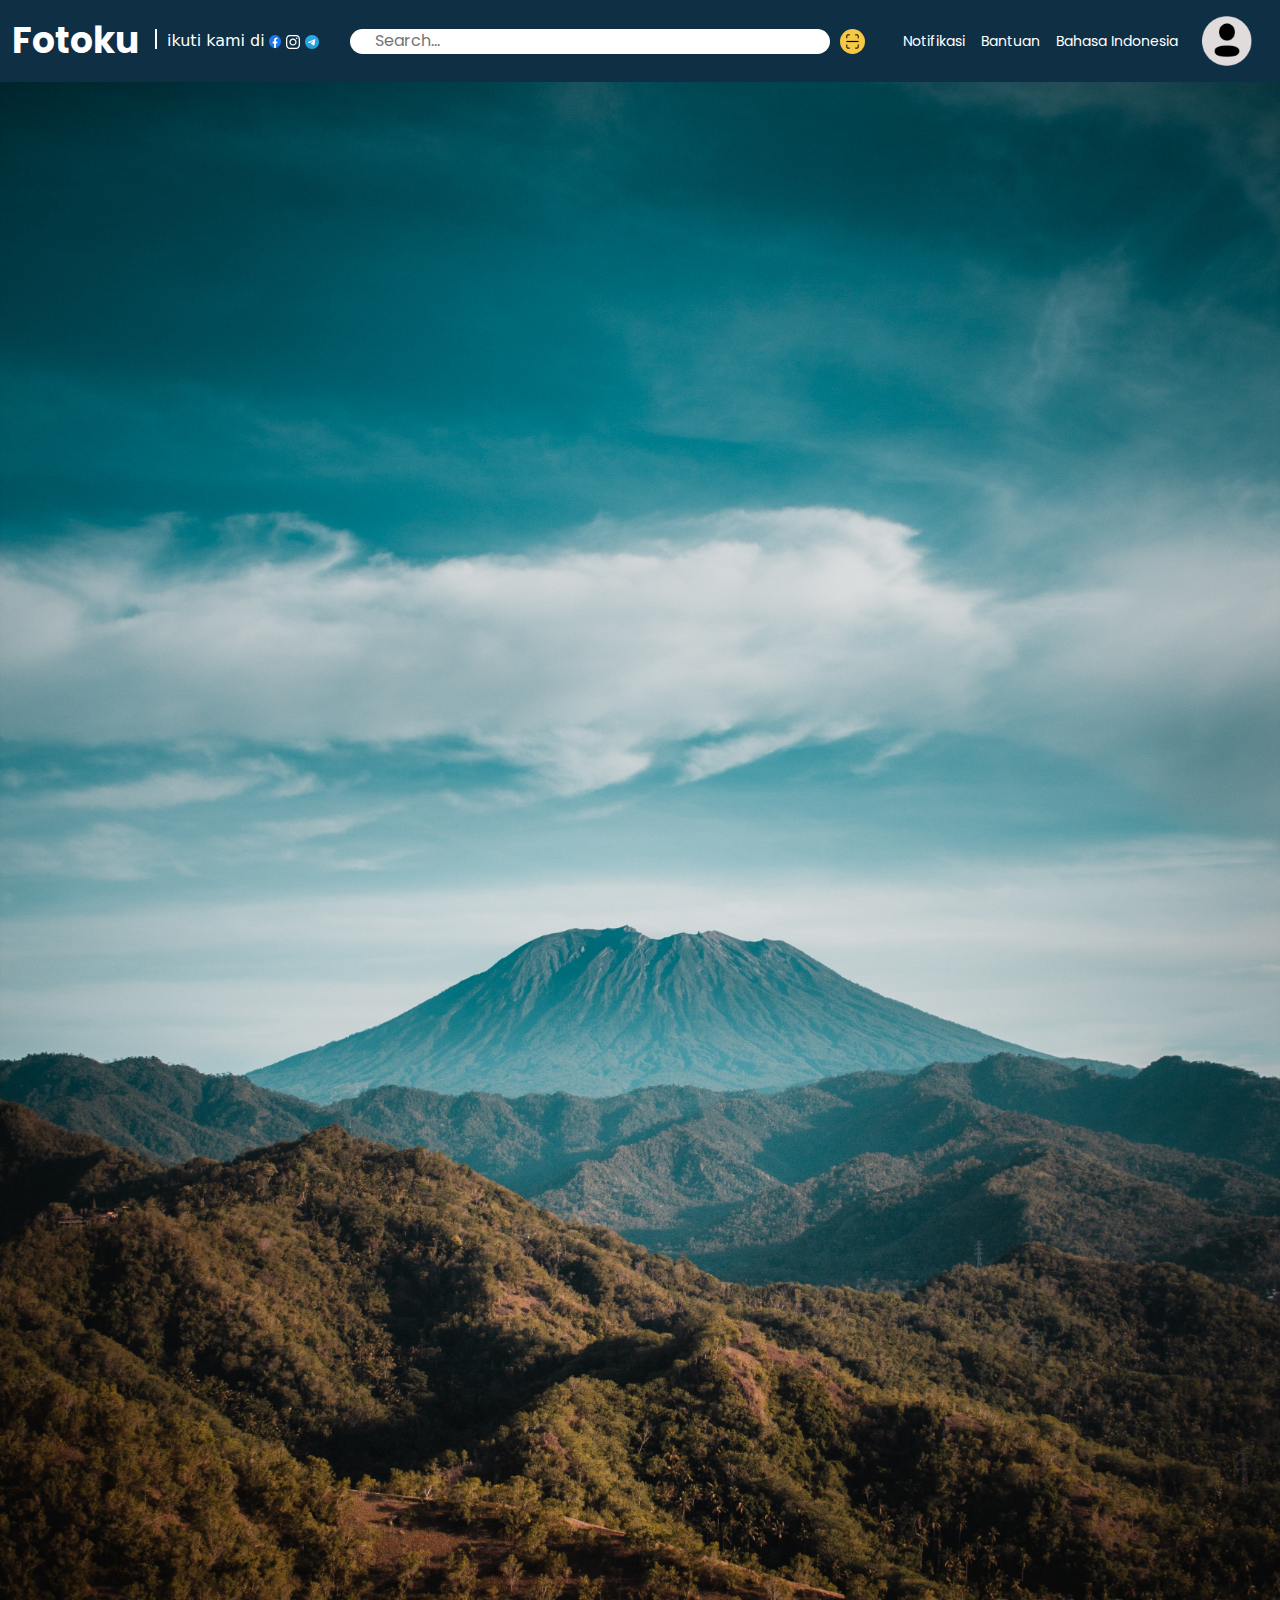
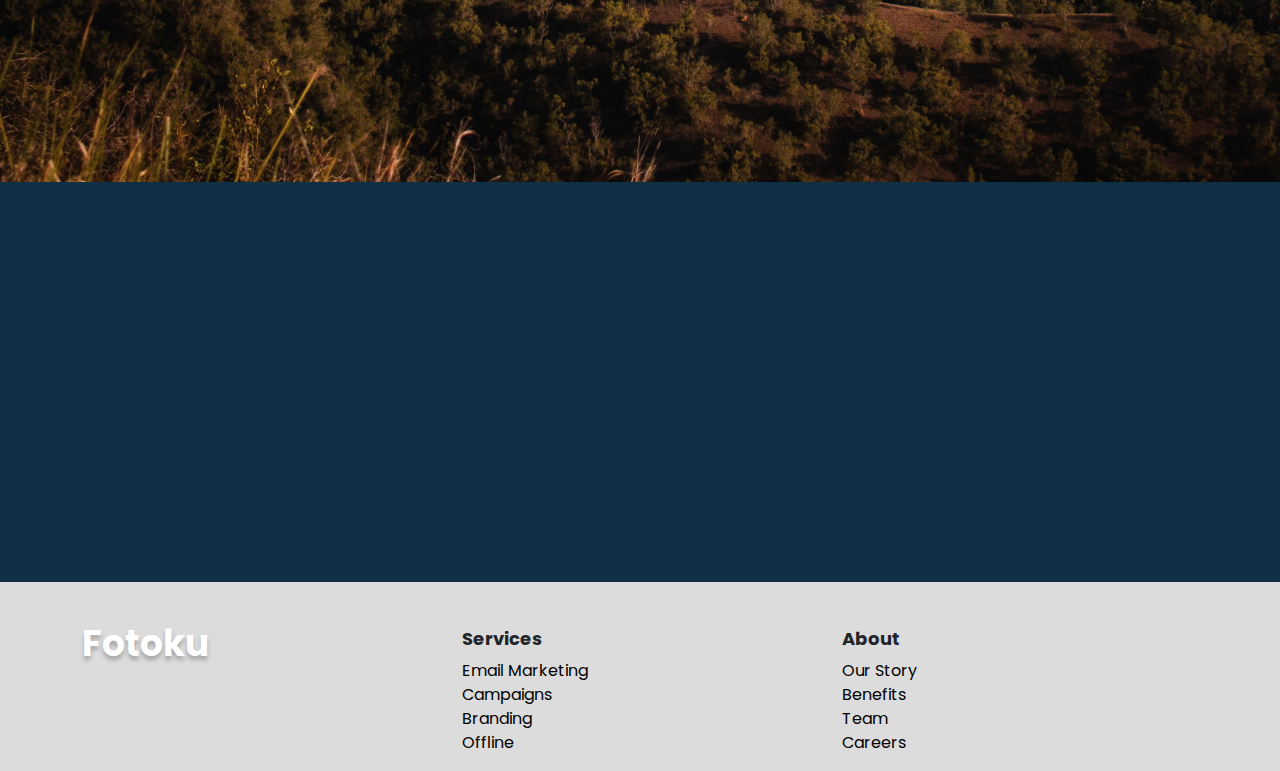
<file: index.html>
<!DOCTYPE html>
<html lang="en">

<head>
    <meta charset="UTF-8">
    <meta http-equiv="X-UA-Compatible" content="IE=edge">
    <meta name="viewport" content="width=device-width, initial-scale=1.0">
    <title>Fotoku - Home</title>
    <link rel="stylesheet" href="libraries/bootstrap/css/bootstrap.css">
    <link rel="stylesheet" href="https://pro.fontawesome.com/releases/v5.10.0/css/all.css"
        integrity="sha384-AYmEC3Yw5cVb3ZcuHtOA93w35dYTsvhLPVnYs9eStHfGJvOvKxVfELGroGkvsg+p" crossorigin="anonymous" />
    <link rel="preconnect" href="https://fonts.googleapis.com">
    <link rel="preconnect" href="https://fonts.gstatic.com" crossorigin>
    <link
        href="https://fonts.googleapis.com/css2?family=Poppins:ital,wght@0,100;0,200;0,300;0,400;0,500;0,600;0,700;0,800;0,900;1,100;1,200;1,300;1,400;1,500;1,600;1,700;1,800;1,900&display=swap"
        rel="stylesheet">

    <link rel="stylesheet" href="https://cdnjs.cloudflare.com/ajax/libs/animate.css/4.1.1/animate.min.css" />

    <!-- data aos -->
    <!-- <link href="https://unpkg.com/aos@2.3.1/dist/aos.css" rel="stylesheet"> -->
    <link rel="stylesheet" href="aos/dist/aos.css">
    <link rel="stylesheet" href="style/main.css">
</head>

<body>

    <!-- navbar -->
    <nav class="navbar navbar-expand-lg navbar-dark">
        <div class="container-fluid">
            <a class="navbar-brand brand" href="#">Fotoku</a>
            <button class="navbar-toggler" type="button" data-bs-toggle="collapse"
                data-bs-target="#navbarSupportedContent" aria-controls="navbarSupportedContent" aria-expanded="false"
                aria-label="Toggle navigation">
                <span class="navbar-toggler-icon"></span>
            </button>
            <div class="collapse navbar-collapse" id="navbarSupportedContent">
                <ul class="navbar-nav me-auto mb-2 mb-lg-0">
                    <div class="vr">
                        <span>ikuti kami di</span>
                    </div>
                    <div class="section-socmed">
                        <a href="">
                            <img src="images/facebook.svg" alt="">
                        </a>
                        <a href="">
                            <img src="images/Instagram.svg" alt="">
                        </a>
                        <a href="">
                            <img src="images/telegram.svg" alt="">
                        </a>
                    </div>
                </ul>
                <div class="app-search d-flex  mobile-search">
                    <form onsubmit="event.preventDefault();" role="search">
                        <input id="search" type="search" placeholder="Search..." autofocus required />
                        <button class="btn-search" type="submit">Go</button>
                    </form>
                    <button class="btn btn-scan" type="submit">
                        <img src="images/scan.svg" alt="">
                    </button>
                </div>
                <ul class="navbar-nav ms-auto mb-2 mb-lg-0">
                    <li class="nav-item">
                        <a class="nav-link " href="#"><i class="fal fa-bell"></i>
                            Notifikasi
                        </a>
                    </li>
                    <li class="nav-item">
                        <a class="nav-link " href="#"><i class="fal fa-question-circle"></i>
                            Bantuan
                        </a>
                    </li>
                    <li class="nav-item">
                        <a class="nav-link " href="#"><i class="fal fa-globe"></i>
                            Bahasa Indonesia
                        </a>
                    </li>

                </ul>

                <div class="nav-item nav-user rounded-circle">
                    <a class="nav-link" href="#">
                        <img src="images/user.png" alt="">
                    </a>
                </div>

            </div>
        </div>
    </nav>

    <section class="section-main">
        <div class="section-content">
            <div class="container">
                <div class="main-text text-center" data-aos="zoom-in-up" data-aos-duration="2000"">
                    LET’S SHOOT TOGETHER
                </div>
            </div>
        </div>
    </section>

    <section class="section-second-main">

    </section>

    <footer class="section-footer">
        <div class="container">
            <div class="row">
                <div class="col-lg-4">
                    <div class="section-brand">
                        Fotoku
                    </div>
                </div>
                <div class="col-lg-4">
                    <ul class="footer-item list-unstyled">
                        <h5>Services</h5>
                        <li class="footer-list"><a href="">Email Marketing</a></li>
                        <li class="footer-list"><a href="">Campaigns</a></li>
                        <li class="footer-list"><a href="">Branding</a></li>
                        <li class="footer-list"><a href="">Offline</a></li>
                    </ul>
                </div>
                <div class="col-lg-4">
                    <ul class="footer-item list-unstyled">
                        <h5>About</h5>
                        <li class="footer-list"><a href="">Our Story</a></li>
                        <li class="footer-list"><a href="">Benefits</a></li>
                        <li class="footer-list"><a href="">Team</a></li>
                        <li class="footer-list"><a href="">Careers</a></li>
                    </ul>
                </div>
                <div class="btn-to-top">
                    <button type="button" class="btn btn-floating btn-lg" id="btn-back-to-top">
                        <i class="fal fa-arrow-up"></i>
                    </button>
                </div>
            </div>
        </div>
    </footer>


    <script src="libraries/jquery-3.6.0.min.js"></script>
    <script src="script/btnToTopPage.js"></script>
    <script src="libraries/bootstrap/js/bootstrap.min.js"></script>
    <!-- <script src="https://unpkg.com/aos@2.3.1/dist/aos.js"></script> -->
    <script src="aos/dist/aos.js"></script>
    <script>
        AOS.init();
    </script>
</body>

</html>
</file>
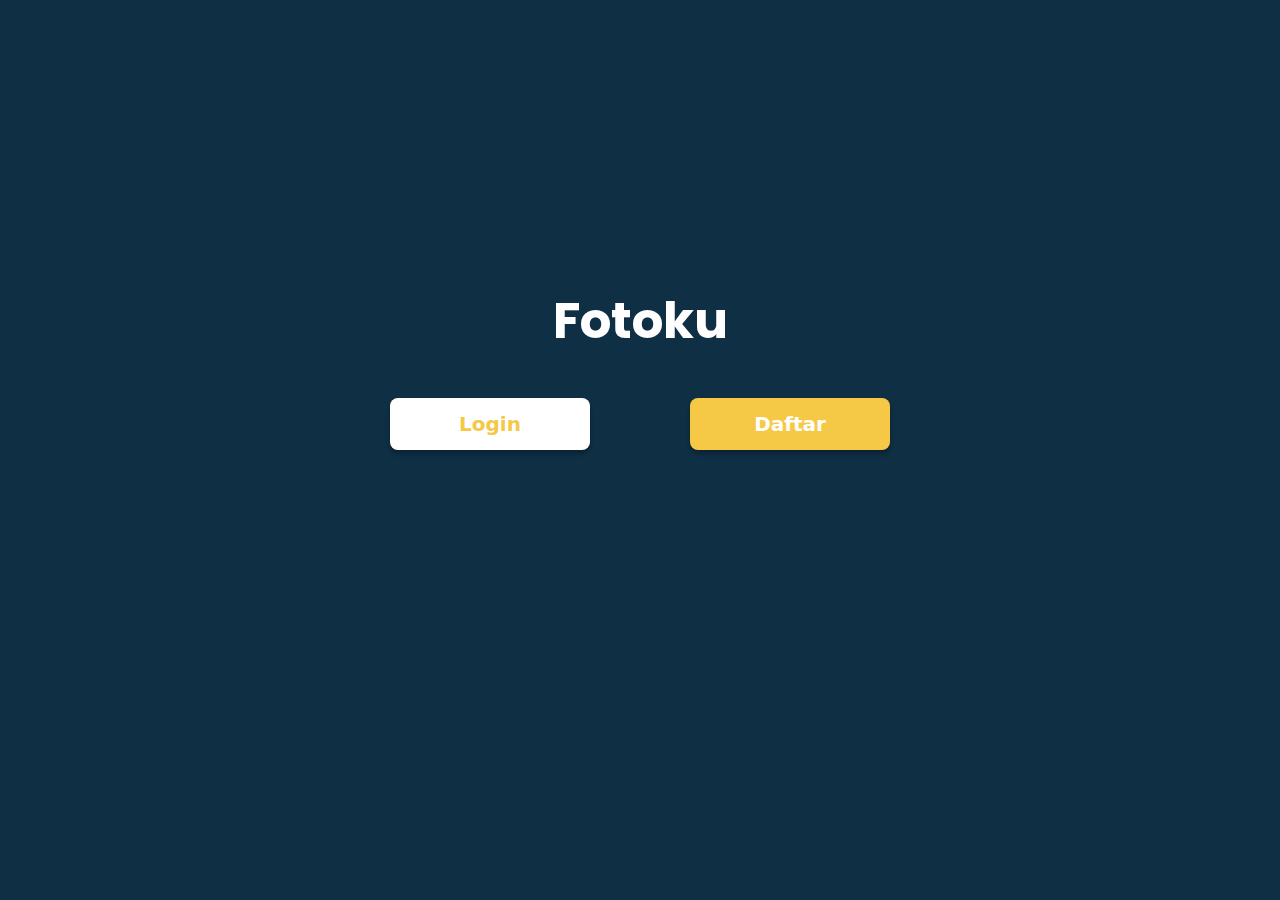
<file: auth.html>
<!DOCTYPE html>
<html lang="en">

<head>
    <meta charset="UTF-8" />
    <meta http-equiv="X-UA-Compatible" content="IE=edge" />
    <meta name="viewport" content="width=device-width, initial-scale=1.0" />
    <title>Fotoku - Home</title>
    <link rel="stylesheet" href="libraries/bootstrap/css/bootstrap.css" />
    <link rel="stylesheet" href="https://pro.fontawesome.com/releases/v5.10.0/css/all.css"
        integrity="sha384-AYmEC3Yw5cVb3ZcuHtOA93w35dYTsvhLPVnYs9eStHfGJvOvKxVfELGroGkvsg+p" crossorigin="anonymous" />
    <link rel="preconnect" href="https://fonts.googleapis.com" />
    <link rel="preconnect" href="https://fonts.gstatic.com" crossorigin />
    <link
        href="https://fonts.googleapis.com/css2?family=Poppins:ital,wght@0,100;0,200;0,300;0,400;0,500;0,600;0,700;0,800;0,900;1,100;1,200;1,300;1,400;1,500;1,600;1,700;1,800;1,900&display=swap"
        rel="stylesheet" />

    <link rel="stylesheet" href="https://cdnjs.cloudflare.com/ajax/libs/animate.css/4.1.1/animate.min.css" />

    <!-- data aos -->
    <link rel="stylesheet" href="aos/dist/aos.css" />
    <link rel="stylesheet" href="style/main.css" />
</head>

<body>
    <section class="section-roles">

        <div class="roles__inner text-center">
            <!-- <div class="img__roles">
                <img src="images/roles_user.svg" alt="">
            </div> -->
            <div class="brand text-center">Fotoku</div>

            <div class="btn__roles">
                <a class="btn btn__roles--first" href="">Login</a>
                <a class="btn btn__roles--second" href="">Daftar</a>
            </div>
        </div>
    </section>

    <script src="libraries/jquery-3.6.0.min.js"></script>
    <script src="libraries/bootstrap/js/bootstrap.min.js"></script>
</body>

</html>
</file>
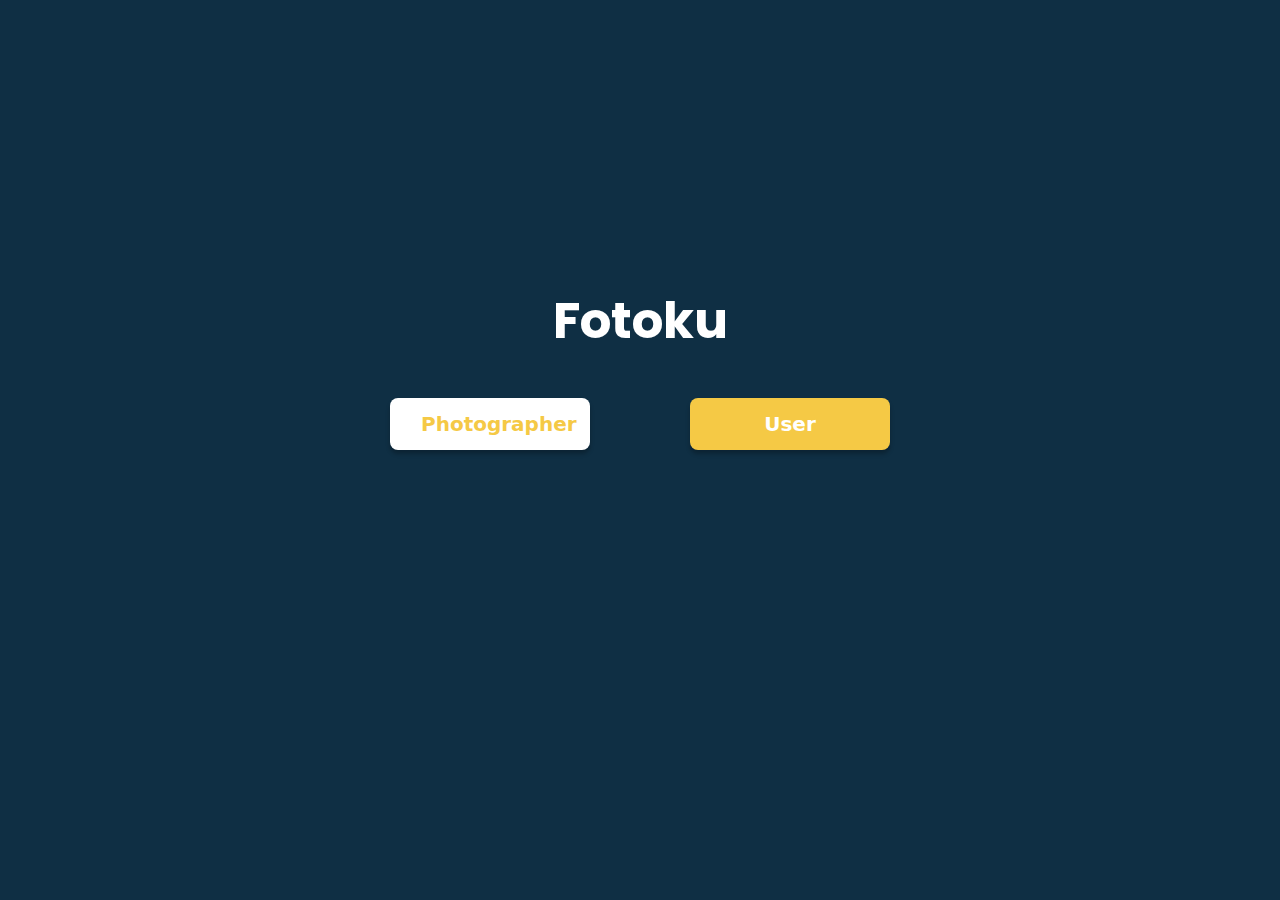
<file: roles.html>
<!DOCTYPE html>
<html lang="en">

<head>
    <meta charset="UTF-8" />
    <meta http-equiv="X-UA-Compatible" content="IE=edge" />
    <meta name="viewport" content="width=device-width, initial-scale=1.0" />
    <title>Fotoku - Home</title>
    <link rel="stylesheet" href="libraries/bootstrap/css/bootstrap.css" />
    <link rel="stylesheet" href="https://pro.fontawesome.com/releases/v5.10.0/css/all.css"
        integrity="sha384-AYmEC3Yw5cVb3ZcuHtOA93w35dYTsvhLPVnYs9eStHfGJvOvKxVfELGroGkvsg+p" crossorigin="anonymous" />
    <link rel="preconnect" href="https://fonts.googleapis.com" />
    <link rel="preconnect" href="https://fonts.gstatic.com" crossorigin />
    <link
        href="https://fonts.googleapis.com/css2?family=Poppins:ital,wght@0,100;0,200;0,300;0,400;0,500;0,600;0,700;0,800;0,900;1,100;1,200;1,300;1,400;1,500;1,600;1,700;1,800;1,900&display=swap"
        rel="stylesheet" />

    <link rel="stylesheet" href="https://cdnjs.cloudflare.com/ajax/libs/animate.css/4.1.1/animate.min.css" />

    <!-- data aos -->
    <link rel="stylesheet" href="aos/dist/aos.css" />
    <link rel="stylesheet" href="style/main.css" />
</head>

<body>
    <section class="section-roles">

        <div class="roles__inner text-center">
            <!-- <div class="img__roles">
                <img src="images/roles_user.svg" alt="">
            </div> -->
            <div class="brand text-center">Fotoku</div>

            <div class="btn__roles">
                <a class="btn btn__roles--first" href="">Photographer</a>
                <a class="btn btn__roles--second" href="">User</a>
            </div>
        </div>
    </section>

    <script src="libraries/jquery-3.6.0.min.js"></script>
    <script src="libraries/bootstrap/js/bootstrap.min.js"></script>
</body>

</html>
</file>
<file: style/main.css>
* {
  margin: 0;
}

body {
  background-color: #0F2F44;
}

.brand {
  font-family: 'Poppins', sans-serif;
  font-size: 36px;
  font-weight: 700;
  line-height: 54px;
  color: #fff;
}

.navbar {
  background-color: #0F2F44;
}

.navbar .navbar-brand {
  font-family: 'Poppins', sans-serif;
  font-size: 36px;
  font-weight: 700;
  line-height: 54px;
}

.navbar .navbar-nav .vr {
  border-left: 2px solid #fff;
  height: 20px;
}

.navbar .navbar-nav .vr span {
  color: #fff;
  margin-left: 10px;
}

.navbar .navbar-nav .section-socmed {
  padding-left: 4px;
}

.navbar .navbar-nav .section-socmed a {
  text-decoration: none;
}

.navbar .navbar-nav .section-socmed a:hover {
  text-decoration: none;
}

.navbar .navbar-nav .section-socmed a img {
  height: 14px;
}

.navbar .navbar-nav .section-socmed a img:hover {
  opacity: 0.7;
}

.navbar .navbar-nav .nav-item a.nav-link {
  font-family: 'Poppins', sans-serif;
  font-size: 14px;
  font-style: normal;
  font-weight: 400;
  line-height: 21px;
  color: #fff;
}

.navbar .navbar-nav .nav-item a:hover {
  opacity: 0.7;
}

.navbar .nav-user img {
  height: 50px;
}

.navbar .app-search form {
  position: relative;
  width: 30rem;
  background: #fff;
  border-radius: 24px;
}

.navbar .app-search input,
.navbar .app-search button {
  font-family: 'Poppins', sans-serif;
  border: 0;
}

.navbar .app-search input[type="search"] {
  outline: 0;
  width: 95%;
  background: var(--color-light);
  padding: 0 1.6rem;
  -webkit-appearance: none;
     -moz-appearance: none;
          appearance: none;
  -webkit-transition: all var(--dur) var(--bez);
  transition: all var(--dur) var(--bez);
  -webkit-transition-property: width, border-radius;
  transition-property: width, border-radius;
  z-index: 1;
  position: relative;
}

.navbar .app-search button.btn-search {
  display: none;
  position: absolute;
  height: 25px;
  top: 0;
  right: 0;
  width: 50px;
  border-radius: 24px;
  border: 1px solid #fff;
  background: #0F2F44;
  color: #fff;
  z-index: 10;
  padding: 0;
}

.navbar .app-search input:not(:placeholder-shown) {
  border-radius: 24px;
}

.navbar .app-search input:not(:placeholder-shown) + button {
  display: block;
}

.navbar .app-search .btn-scan {
  height: 25px;
  width: 25px;
  background-color: #F5C945;
  margin-left: 10px;
  border-radius: 34px;
}

.navbar .app-search .btn-scan:hover {
  opacity: 0.7;
}

.navbar .app-search .btn-scan img {
  height: 15px;
  position: absolute;
  -webkit-transform: translate(-6px, -1px);
  transform: translate(-6px, -7px);
}

.section-main {
  background-image: url("../images/bg.jpg");
  height: 1700px;
  background-repeat: no-repeat;
  background-position: top center;
  background-size: cover;
}

.section-main .main-text {
  font-family: 'Poppins', sans-serif;
  font-size: 42px;
  font-style: normal;
  font-weight: 700;
  color: #fff;
  margin-top: 850px;
  position: absolute;
  right: 0;
  left: 0;
}

.section-second-main {
  height: 400px;
  background-color: #0F2F44;
}

.section-roles {
  position: absolute;
  bottom: 50%;
  left: 0;
  right: 0;
}

.section-roles .roles__inner .brand {
  font-size: 50px !important;
  margin-bottom: 50px;
}

.section-roles .roles__inner .img__roles {
  margin-bottom: 60px;
}

.section-roles .roles__inner .img__roles img {
  height: 100px;
}

.section-roles .roles__inner .btn__roles {
  display: -webkit-box;
  display: -ms-flexbox;
  display: flex;
  -webkit-box-pack: justify;
      -ms-flex-pack: justify;
          justify-content: space-between;
  width: 500px;
  margin-right: auto;
  margin-left: auto;
}

.section-roles .roles__inner .btn__roles a.btn {
  width: 200px;
  padding: 10px 30px;
  -webkit-box-shadow: 0px 4px 4px rgba(0, 0, 0, 0.25);
          box-shadow: 0px 4px 4px rgba(0, 0, 0, 0.25);
  border-radius: 8px;
  font-weight: bold;
  font-size: 20px;
}

.section-roles .roles__inner .btn__roles a.btn.btn__roles--first {
  background: #FFFFFF;
  color: #F5C945;
}

.section-roles .roles__inner .btn__roles a.btn.btn__roles--first:hover {
  background: #F5C945;
  color: #FFFFFF;
}

.section-roles .roles__inner .btn__roles a.btn.btn__roles--second {
  background: #F5C945;
  color: #FFFFFF;
}

.section-roles .roles__inner .btn__roles a.btn.btn__roles--second:hover {
  background: #FFFFFF;
  color: #F5C945;
}

.section__header {
  height: 326px;
  background-color: #0F2F44;
}

.section__main__content {
  background-color: #FFFFFF;
  height: 100%;
}

footer {
  padding-top: 45px;
  background-color: #DCDCDC;
}

footer .section-brand {
  margin-top: -10px;
  font-family: 'Poppins', sans-serif;
  font-size: 36px;
  font-style: normal;
  font-weight: 700;
  line-height: 54px;
  color: #fff;
  text-shadow: 0px 4px 4px rgba(0, 0, 0, 0.25);
}

footer .footer-item h5 {
  font-family: 'Poppins', sans-serif;
  font-size: 18px;
  font-style: normal;
  font-weight: 700;
  line-height: 24px;
}

footer .footer-item .footer-list {
  font-family: 'Poppins', sans-serif;
  font-size: 16px;
  font-style: normal;
  font-weight: 400;
  line-height: 24px;
}

footer .footer-item .footer-list a {
  color: #000 !important;
  text-decoration: none;
}

footer .footer-item .footer-list a:hover {
  text-decoration: underline;
}

footer .btn-to-top button {
  background-color: #F5C945;
  position: fixed;
  bottom: 20px;
  right: 20px;
  display: none;
  border-radius: 24px;
}
/*# sourceMappingURL=main.css.map */
</file>
